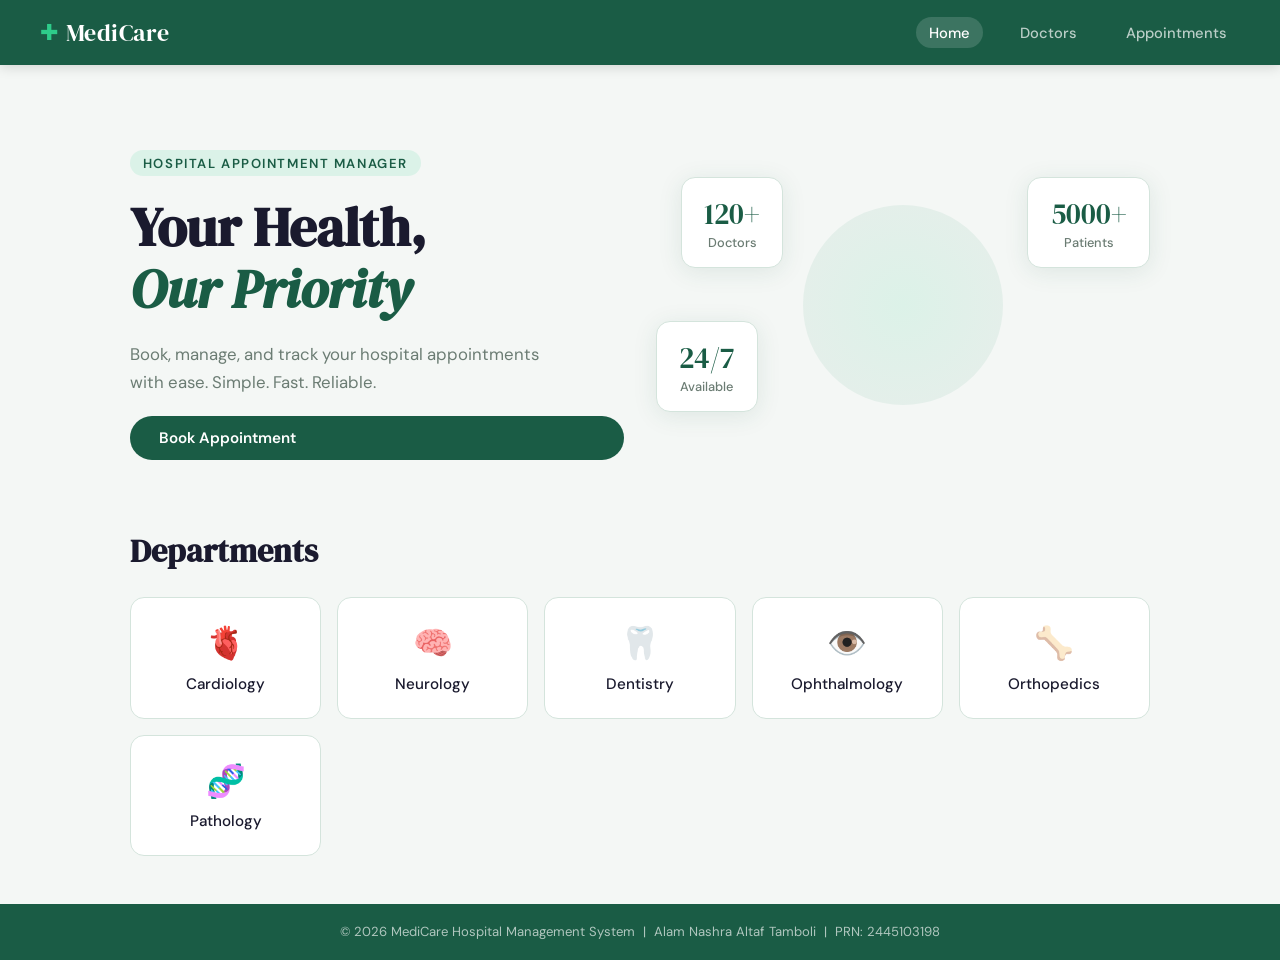
<file: index.html>
<!DOCTYPE html>
<html lang="en">
<head>
  <meta charset="UTF-8" />
  <meta name="viewport" content="width=device-width, initial-scale=1.0"/>
  <title>MediCare — Hospital Appointment Manager</title>
  <link rel="preconnect" href="https://fonts.googleapis.com">
  <link href="https://fonts.googleapis.com/css2?family=DM+Serif+Display:ital@0;1&family=DM+Sans:wght@300;400;500;600&display=swap" rel="stylesheet">
  <link rel="stylesheet" href="style.css"/>
</head>
<body>

  <!-- HEADER -->
  <header>
    <div class="logo">
      <span class="logo-cross">✚</span>
      <span class="logo-text">MediCare</span>
    </div>
    <nav>
      <a href="index.html" class="nav-link active">Home</a>
      <a href="doctors.html" class="nav-link">Doctors</a>
      <a href="appointments.html" class="nav-link">Appointments</a>
    </nav>
  </header>

  <!-- HERO -->
  <section class="hero">
    <div class="hero-content">
      <p class="hero-label">Hospital Appointment Manager</p>
      <h1 class="hero-title">Your Health,<br/><em>Our Priority</em></h1>
      <p class="hero-sub">Book, manage, and track your hospital appointments with ease. Simple. Fast. Reliable.</p>
      <a href="appointments.html" class="btn-primary">Book Appointment</a>
    </div>
    <div class="hero-visual">
      <div class="stat-card" style="top:10%;left:5%">
        <span class="stat-num">120+</span>
        <span class="stat-label">Doctors</span>
      </div>
      <div class="stat-card" style="top:55%;left:0%">
        <span class="stat-num">24/7</span>
        <span class="stat-label">Available</span>
      </div>
      <div class="stat-card" style="top:10%;right:0%">
        <span class="stat-num">5000+</span>
        <span class="stat-label">Patients</span>
      </div>
      <div class="pulse-circle"></div>
    </div>
  </section>

  <!-- DEPARTMENTS -->
  <section class="section">
    <h2 class="section-title">Departments</h2>
    <div class="dept-grid">
      <div class="dept-card"><span class="dept-icon">🫀</span><span>Cardiology</span></div>
      <div class="dept-card"><span class="dept-icon">🧠</span><span>Neurology</span></div>
      <div class="dept-card"><span class="dept-icon">🦷</span><span>Dentistry</span></div>
      <div class="dept-card"><span class="dept-icon">👁️</span><span>Ophthalmology</span></div>
      <div class="dept-card"><span class="dept-icon">🦴</span><span>Orthopedics</span></div>
      <div class="dept-card"><span class="dept-icon">🧬</span><span>Pathology</span></div>
    </div>
  </section>

  <footer>
    <p>© 2026 MediCare Hospital Management System &nbsp;|&nbsp; Alam Nashra Altaf Tamboli &nbsp;|&nbsp; PRN: 2445103198</p>
  </footer>

  <script src="script.js"></script>
</body>
</html>
</file>
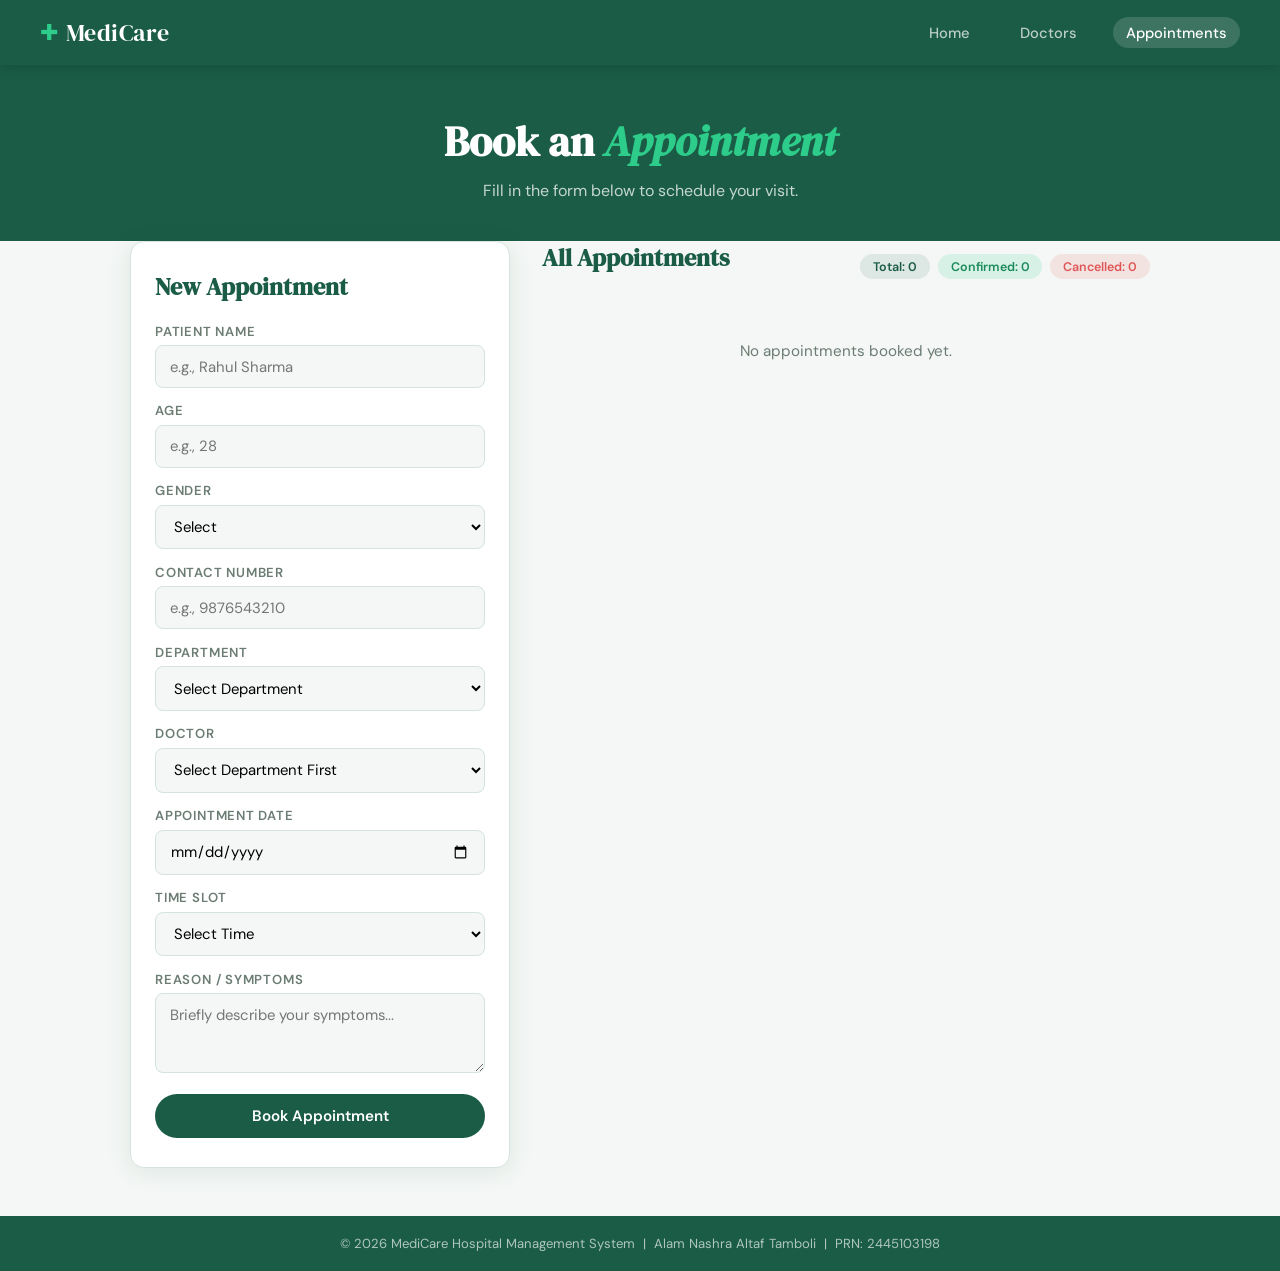
<file: appointments.html>
<!DOCTYPE html>
<html lang="en">
<head>
  <meta charset="UTF-8"/>
  <meta name="viewport" content="width=device-width, initial-scale=1.0"/>
  <title>MediCare — Appointments</title>
  <link rel="preconnect" href="https://fonts.googleapis.com">
  <link href="https://fonts.googleapis.com/css2?family=DM+Serif+Display:ital@0;1&family=DM+Sans:wght@300;400;500;600&display=swap" rel="stylesheet">
  <link rel="stylesheet" href="style.css"/>
</head>
<body>
  <header>
    <div class="logo">
      <span class="logo-cross">✚</span>
      <span class="logo-text">MediCare</span>
    </div>
    <nav>
      <a href="index.html" class="nav-link">Home</a>
      <a href="doctors.html" class="nav-link">Doctors</a>
      <a href="appointments.html" class="nav-link active">Appointments</a>
    </nav>
  </header>

  <div class="page-hero">
    <h1>Book an <em>Appointment</em></h1>
    <p>Fill in the form below to schedule your visit.</p>
  </div>

  <section class="section appt-layout">

    <!-- BOOKING FORM -->
    <div class="form-card">
      <h2 class="form-title">New Appointment</h2>

      <div class="form-group">
        <label>Patient Name</label>
        <input type="text" id="patientName" placeholder="e.g., Rahul Sharma"/>
      </div>
      <div class="form-group">
        <label>Age</label>
        <input type="number" id="patientAge" placeholder="e.g., 28" min="1"/>
      </div>
      <div class="form-group">
        <label>Gender</label>
        <select id="patientGender">
          <option value="">Select</option>
          <option>Male</option>
          <option>Female</option>
          <option>Other</option>
        </select>
      </div>
      <div class="form-group">
        <label>Contact Number</label>
        <input type="tel" id="contactNum" placeholder="e.g., 9876543210"/>
      </div>
      <div class="form-group">
        <label>Department</label>
        <select id="department" onchange="updateDoctors()">
          <option value="">Select Department</option>
          <option>Cardiology</option>
          <option>Neurology</option>
          <option>Dentistry</option>
          <option>Ophthalmology</option>
          <option>Orthopedics</option>
          <option>Pathology</option>
        </select>
      </div>
      <div class="form-group">
        <label>Doctor</label>
        <select id="doctorSelect">
          <option value="">Select Department First</option>
        </select>
      </div>
      <div class="form-group">
        <label>Appointment Date</label>
        <input type="date" id="apptDate"/>
      </div>
      <div class="form-group">
        <label>Time Slot</label>
        <select id="timeSlot">
          <option value="">Select Time</option>
          <option>09:00 AM</option>
          <option>10:00 AM</option>
          <option>11:00 AM</option>
          <option>12:00 PM</option>
          <option>02:00 PM</option>
          <option>03:00 PM</option>
          <option>04:00 PM</option>
          <option>05:00 PM</option>
        </select>
      </div>
      <div class="form-group">
        <label>Reason / Symptoms</label>
        <textarea id="reason" placeholder="Briefly describe your symptoms..."></textarea>
      </div>

      <button class="btn-primary full-width" onclick="bookAppointment()">Book Appointment</button>
    </div>

    <!-- APPOINTMENTS TABLE -->
    <div class="appt-list">
      <div class="appt-list-header">
        <h2 class="form-title">All Appointments</h2>
        <div class="summary-chips">
          <span class="chip total" id="chipTotal">Total: 0</span>
          <span class="chip confirmed" id="chipConfirmed">Confirmed: 0</span>
          <span class="chip cancelled" id="chipCancelled">Cancelled: 0</span>
        </div>
      </div>
      <div class="table-wrap">
        <table id="apptTable">
          <thead>
            <tr>
              <th>#</th>
              <th>Patient</th>
              <th>Doctor</th>
              <th>Date</th>
              <th>Time</th>
              <th>Department</th>
              <th>Status</th>
              <th>Action</th>
            </tr>
          </thead>
          <tbody id="apptBody">
          </tbody>
        </table>
        <p class="empty-msg" id="emptyMsg">No appointments booked yet.</p>
      </div>
    </div>

  </section>

  <footer>
    <p>© 2026 MediCare Hospital Management System &nbsp;|&nbsp; Alam Nashra Altaf Tamboli &nbsp;|&nbsp; PRN: 2445103198</p>
  </footer>

  <script src="script.js"></script>
  <script>
    // Set min date to today
    document.getElementById('apptDate').min = new Date().toISOString().split('T')[0];
    renderAppointments();
  </script>
</body>
</html>
</file>
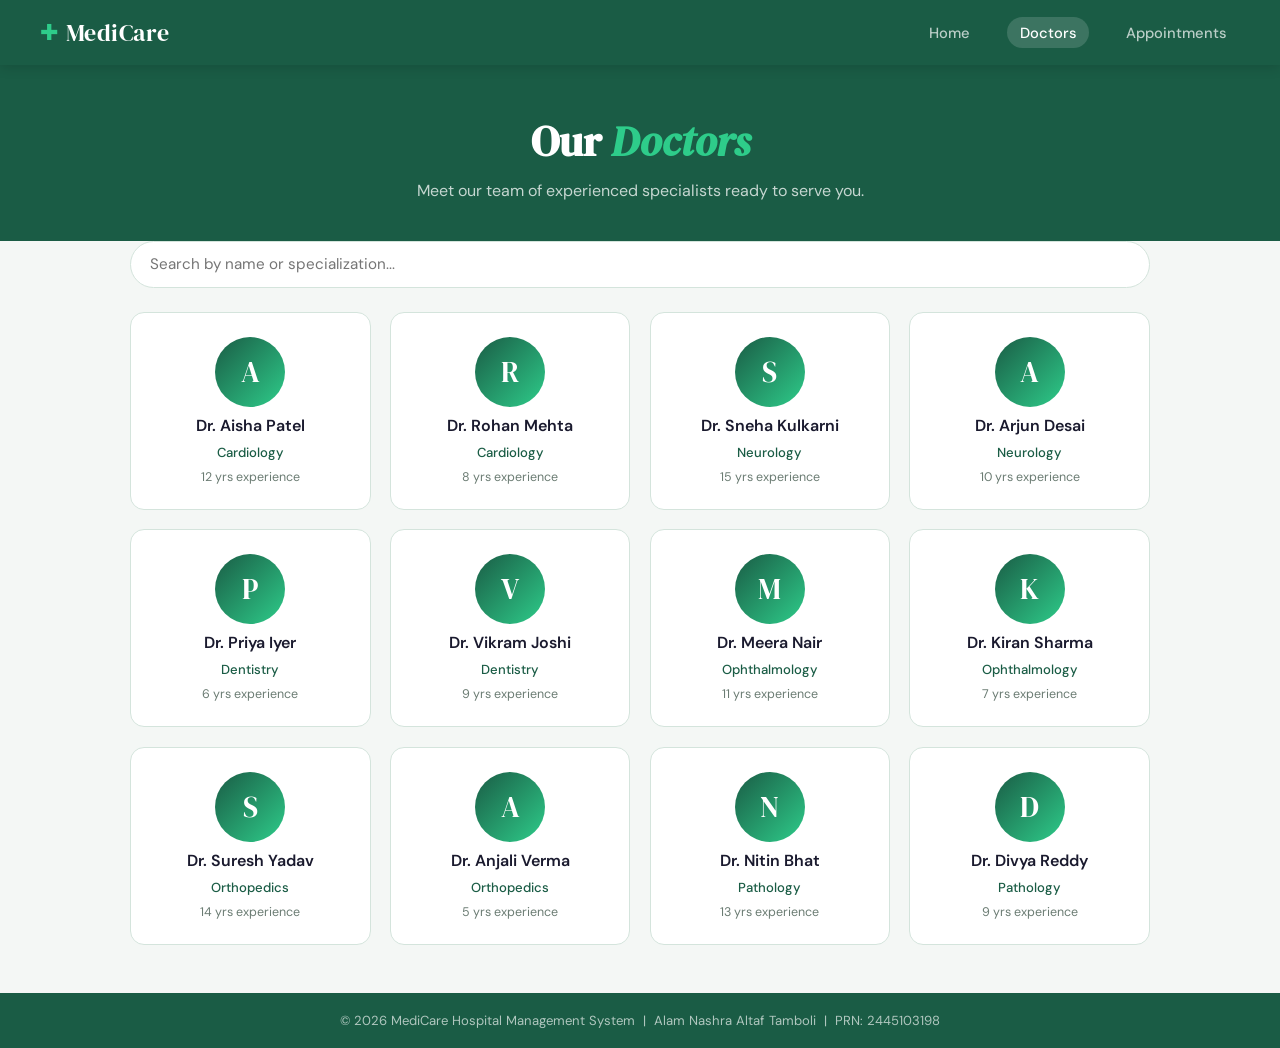
<file: doctors.html>
<!DOCTYPE html>
<html lang="en">
<head>
  <meta charset="UTF-8"/>
  <meta name="viewport" content="width=device-width, initial-scale=1.0"/>
  <title>MediCare — Doctors</title>
  <link rel="preconnect" href="https://fonts.googleapis.com">
  <link href="https://fonts.googleapis.com/css2?family=DM+Serif+Display:ital@0;1&family=DM+Sans:wght@300;400;500;600&display=swap" rel="stylesheet">
  <link rel="stylesheet" href="style.css"/>
</head>
<body>
  <header>
    <div class="logo">
      <span class="logo-cross">✚</span>
      <span class="logo-text">MediCare</span>
    </div>
    <nav>
      <a href="index.html" class="nav-link">Home</a>
      <a href="doctors.html" class="nav-link active">Doctors</a>
      <a href="appointments.html" class="nav-link">Appointments</a>
    </nav>
  </header>

  <div class="page-hero">
    <h1>Our <em>Doctors</em></h1>
    <p>Meet our team of experienced specialists ready to serve you.</p>
  </div>

  <section class="section">
    <div class="search-bar">
      <input type="text" id="docSearch" placeholder="Search by name or specialization..." oninput="filterDoctors()"/>
    </div>
    <div class="doctor-grid" id="doctorGrid"></div>
  </section>

  <footer>
    <p>© 2026 MediCare Hospital Management System &nbsp;|&nbsp; Alam Nashra Altaf Tamboli &nbsp;|&nbsp; PRN: 2445103198</p>
  </footer>

  <script src="script.js"></script>
  <script>renderDoctors();</script>
</body>
</html>
</file>
<file: style.css>
/* ============================================================
   MediCare — Hospital Appointment Manager
   Style Sheet
   ============================================================ */

:root {
  --bg:        #f4f7f5;
  --surface:   #ffffff;
  --primary:   #1a5c45;
  --accent:    #2ecc8a;
  --danger:    #e05555;
  --text:      #1a1a2e;
  --muted:     #6b7c73;
  --border:    #d4e4dc;
  --shadow:    0 4px 24px rgba(26,92,69,.10);
  --radius:    14px;
  --font-head: 'DM Serif Display', serif;
  --font-body: 'DM Sans', sans-serif;
}

*, *::before, *::after { box-sizing: border-box; margin: 0; padding: 0; }

body {
  font-family: var(--font-body);
  background: var(--bg);
  color: var(--text);
  min-height: 100vh;
  display: flex;
  flex-direction: column;
}

/* ── HEADER ─────────────────────────────────────────────── */
header {
  display: flex;
  align-items: center;
  justify-content: space-between;
  padding: 1rem 2.5rem;
  background: var(--primary);
  position: sticky;
  top: 0;
  z-index: 100;
  box-shadow: 0 2px 12px rgba(0,0,0,.15);
}

.logo { display: flex; align-items: center; gap: .5rem; }
.logo-cross {
  font-size: 1.4rem;
  color: var(--accent);
  animation: pulse 2s infinite;
}
.logo-text {
  font-family: var(--font-head);
  font-size: 1.5rem;
  color: #fff;
  letter-spacing: .02em;
}

nav { display: flex; gap: 1.5rem; }
.nav-link {
  text-decoration: none;
  color: rgba(255,255,255,.7);
  font-size: .92rem;
  font-weight: 500;
  padding: .35rem .8rem;
  border-radius: 30px;
  transition: all .2s;
}
.nav-link:hover, .nav-link.active {
  color: #fff;
  background: rgba(255,255,255,.15);
}

/* ── HERO ────────────────────────────────────────────────── */
.hero {
  display: grid;
  grid-template-columns: 1fr 1fr;
  gap: 2rem;
  padding: 5rem 2.5rem 4rem;
  max-width: 1100px;
  margin: 0 auto;
  width: 100%;
}

.hero-content { display: flex; flex-direction: column; gap: 1.2rem; justify-content: center; }
.hero-label {
  font-size: .82rem;
  font-weight: 600;
  text-transform: uppercase;
  letter-spacing: .12em;
  color: var(--primary);
  background: rgba(46,204,138,.12);
  display: inline-block;
  padding: .3rem .8rem;
  border-radius: 20px;
  width: fit-content;
}
.hero-title {
  font-family: var(--font-head);
  font-size: 3.4rem;
  line-height: 1.15;
  color: var(--text);
}
.hero-title em { color: var(--primary); font-style: italic; }
.hero-sub { font-size: 1.05rem; color: var(--muted); line-height: 1.7; max-width: 420px; }

.hero-visual {
  position: relative;
  min-height: 320px;
}

.stat-card {
  position: absolute;
  background: var(--surface);
  border: 1px solid var(--border);
  border-radius: var(--radius);
  padding: 1rem 1.4rem;
  display: flex;
  flex-direction: column;
  align-items: center;
  box-shadow: var(--shadow);
  animation: floatUp 3s ease-in-out infinite alternate;
}
.stat-card:nth-child(2) { animation-delay: .8s; }
.stat-card:nth-child(3) { animation-delay: 1.6s; }
.stat-num { font-family: var(--font-head); font-size: 1.8rem; color: var(--primary); }
.stat-label { font-size: .8rem; color: var(--muted); font-weight: 500; }

.pulse-circle {
  position: absolute;
  width: 200px; height: 200px;
  border-radius: 50%;
  top: 50%; left: 50%;
  transform: translate(-50%, -50%);
  background: radial-gradient(circle, rgba(46,204,138,.12), rgba(26,92,69,.06));
  animation: pulseBig 2.5s ease-in-out infinite;
  z-index: -1;
}

/* ── SECTIONS ────────────────────────────────────────────── */
.section {
  max-width: 1100px;
  margin: 0 auto 3rem;
  padding: 0 2.5rem;
  width: 100%;
}

.section-title {
  font-family: var(--font-head);
  font-size: 2rem;
  margin-bottom: 1.5rem;
  color: var(--text);
}

/* ── DEPARTMENTS ─────────────────────────────────────────── */
.dept-grid {
  display: grid;
  grid-template-columns: repeat(auto-fill, minmax(160px, 1fr));
  gap: 1rem;
}
.dept-card {
  background: var(--surface);
  border: 1px solid var(--border);
  border-radius: var(--radius);
  padding: 1.5rem 1rem;
  display: flex;
  flex-direction: column;
  align-items: center;
  gap: .6rem;
  font-weight: 500;
  font-size: .95rem;
  cursor: default;
  transition: transform .2s, box-shadow .2s;
}
.dept-card:hover { transform: translateY(-4px); box-shadow: var(--shadow); }
.dept-icon { font-size: 2rem; }

/* ── PAGE HERO ───────────────────────────────────────────── */
.page-hero {
  background: var(--primary);
  color: #fff;
  text-align: center;
  padding: 3rem 1rem 2.5rem;
}
.page-hero h1 { font-family: var(--font-head); font-size: 2.6rem; }
.page-hero h1 em { color: var(--accent); font-style: italic; }
.page-hero p { margin-top: .6rem; color: rgba(255,255,255,.75); font-size: 1rem; }

/* ── SEARCH BAR ──────────────────────────────────────────── */
.search-bar { margin-bottom: 1.5rem; }
.search-bar input {
  width: 100%;
  padding: .8rem 1.2rem;
  border: 1px solid var(--border);
  border-radius: 40px;
  font-family: var(--font-body);
  font-size: .95rem;
  background: var(--surface);
  outline: none;
  transition: border-color .2s;
}
.search-bar input:focus { border-color: var(--primary); }

/* ── DOCTOR GRID ─────────────────────────────────────────── */
.doctor-grid {
  display: grid;
  grid-template-columns: repeat(auto-fill, minmax(220px, 1fr));
  gap: 1.2rem;
}
.doctor-card {
  background: var(--surface);
  border: 1px solid var(--border);
  border-radius: var(--radius);
  padding: 1.5rem 1rem;
  display: flex;
  flex-direction: column;
  align-items: center;
  gap: .5rem;
  transition: transform .2s, box-shadow .2s;
}
.doctor-card:hover { transform: translateY(-4px); box-shadow: var(--shadow); }
.doctor-avatar {
  width: 70px; height: 70px;
  border-radius: 50%;
  background: linear-gradient(135deg, var(--primary), var(--accent));
  display: flex; align-items: center; justify-content: center;
  font-size: 1.8rem; color: #fff;
  font-family: var(--font-head);
}
.doctor-name { font-weight: 600; font-size: 1rem; text-align: center; }
.doctor-spec { font-size: .82rem; color: var(--primary); font-weight: 500; }
.doctor-exp { font-size: .78rem; color: var(--muted); }

/* ── APPOINTMENT LAYOUT ──────────────────────────────────── */
.appt-layout {
  display: grid;
  grid-template-columns: 380px 1fr;
  gap: 2rem;
  align-items: start;
}

/* ── FORM CARD ───────────────────────────────────────────── */
.form-card {
  background: var(--surface);
  border: 1px solid var(--border);
  border-radius: var(--radius);
  padding: 1.8rem 1.5rem;
  box-shadow: var(--shadow);
  position: sticky;
  top: 90px;
}
.form-title {
  font-family: var(--font-head);
  font-size: 1.5rem;
  margin-bottom: 1.2rem;
  color: var(--primary);
}
.form-group { display: flex; flex-direction: column; gap: .35rem; margin-bottom: .9rem; }
.form-group label { font-size: .82rem; font-weight: 600; color: var(--muted); text-transform: uppercase; letter-spacing: .06em; }
.form-group input,
.form-group select,
.form-group textarea {
  padding: .65rem .9rem;
  border: 1px solid var(--border);
  border-radius: 8px;
  font-family: var(--font-body);
  font-size: .93rem;
  background: var(--bg);
  outline: none;
  transition: border-color .2s;
}
.form-group input:focus,
.form-group select:focus,
.form-group textarea:focus { border-color: var(--primary); background: #fff; }
.form-group textarea { min-height: 80px; resize: vertical; }

/* ── BUTTONS ─────────────────────────────────────────────── */
.btn-primary {
  display: inline-block;
  background: var(--primary);
  color: #fff;
  padding: .75rem 1.8rem;
  border: none;
  border-radius: 40px;
  font-family: var(--font-body);
  font-weight: 600;
  font-size: .95rem;
  cursor: pointer;
  text-decoration: none;
  transition: background .2s, transform .15s;
}
.btn-primary:hover { background: #14432f; transform: translateY(-2px); }
.btn-primary.full-width { width: 100%; text-align: center; margin-top: .4rem; }

/* ── APPOINTMENTS TABLE ──────────────────────────────────── */
.appt-list { display: flex; flex-direction: column; gap: 1rem; }
.appt-list-header { display: flex; align-items: center; justify-content: space-between; flex-wrap: wrap; gap: .8rem; }
.summary-chips { display: flex; gap: .5rem; flex-wrap: wrap; }
.chip {
  font-size: .78rem;
  font-weight: 600;
  padding: .3rem .8rem;
  border-radius: 20px;
}
.chip.total { background: rgba(26,92,69,.1); color: var(--primary); }
.chip.confirmed { background: rgba(46,204,138,.15); color: #1a8a5a; }
.chip.cancelled { background: rgba(224,85,85,.12); color: var(--danger); }

.table-wrap { overflow-x: auto; }
table {
  width: 100%;
  border-collapse: collapse;
  background: var(--surface);
  border-radius: var(--radius);
  overflow: hidden;
  box-shadow: var(--shadow);
  font-size: .88rem;
}
thead tr { background: var(--primary); color: #fff; }
th, td { padding: .75rem 1rem; text-align: left; }
tbody tr { border-bottom: 1px solid var(--border); transition: background .15s; }
tbody tr:last-child { border-bottom: none; }
tbody tr:hover { background: rgba(46,204,138,.05); }

.badge {
  padding: .25rem .7rem;
  border-radius: 20px;
  font-size: .78rem;
  font-weight: 600;
}
.badge.confirmed { background: rgba(46,204,138,.15); color: #1a8a5a; }
.badge.cancelled { background: rgba(224,85,85,.12); color: var(--danger); }

.btn-cancel {
  background: none;
  border: 1px solid var(--danger);
  color: var(--danger);
  padding: .3rem .7rem;
  border-radius: 6px;
  font-size: .78rem;
  cursor: pointer;
  transition: background .15s;
}
.btn-cancel:hover { background: var(--danger); color: #fff; }
.btn-cancel:disabled { opacity: .4; cursor: not-allowed; }

.empty-msg { text-align: center; padding: 2rem; color: var(--muted); font-size: .95rem; display: none; }

/* ── FOOTER ──────────────────────────────────────────────── */
footer {
  margin-top: auto;
  background: var(--primary);
  color: rgba(255,255,255,.65);
  text-align: center;
  padding: 1.2rem;
  font-size: .82rem;
}

/* ── ANIMATIONS ──────────────────────────────────────────── */
@keyframes pulse {
  0%, 100% { opacity: 1; }
  50% { opacity: .5; }
}
@keyframes floatUp {
  from { transform: translateY(0); }
  to   { transform: translateY(-10px); }
}
@keyframes pulseBig {
  0%, 100% { transform: translate(-50%,-50%) scale(1); opacity: .6; }
  50% { transform: translate(-50%,-50%) scale(1.15); opacity: .3; }
}

/* ── RESPONSIVE ──────────────────────────────────────────── */
@media (max-width: 900px) {
  .hero { grid-template-columns: 1fr; padding: 3rem 1.5rem; }
  .hero-visual { display: none; }
  .appt-layout { grid-template-columns: 1fr; }
  .form-card { position: static; }
  header { padding: 1rem 1.5rem; }
  .hero-title { font-size: 2.4rem; }
}
</file>
